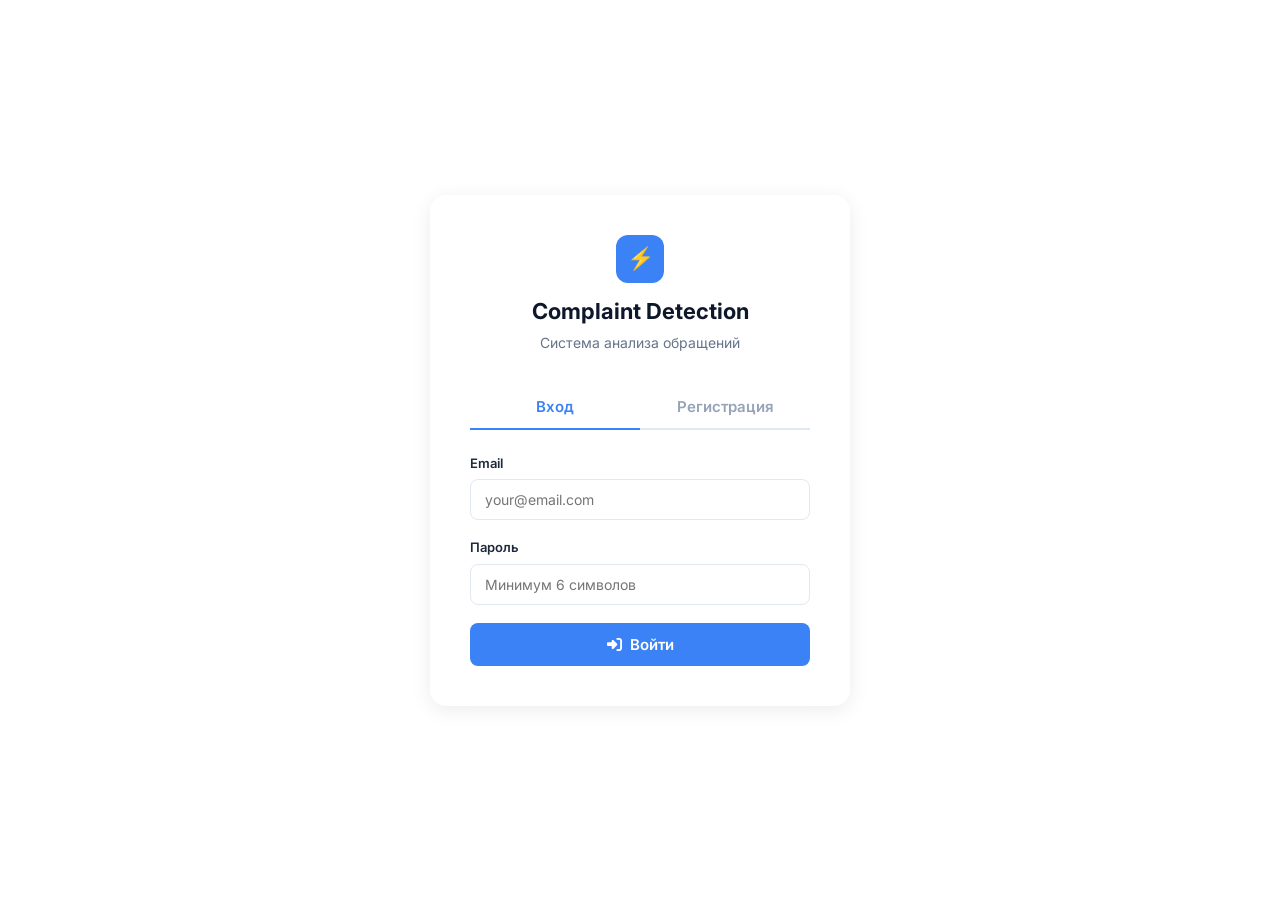
<file: frontend/bots.html>
<!DOCTYPE html>
<html lang="ru">
<head>
  <meta charset="UTF-8">
  <meta name="viewport" content="width=device-width, initial-scale=1.0">
  <title>Боты — Complaint Detection</title>
  <link rel="preconnect" href="https://fonts.googleapis.com">
  <link href="https://fonts.googleapis.com/css2?family=Inter:wght@400;500;600;700&display=swap" rel="stylesheet">
  <link rel="stylesheet" href="https://cdnjs.cloudflare.com/ajax/libs/font-awesome/6.5.0/css/all.min.css">
  <link rel="stylesheet" href="css/style.css">
</head>
<body>
  <aside class="sidebar" id="sidebar">
    <div class="sidebar-brand">
      <span class="logo-icon">⚡</span>
      Complaint Detection
    </div>
    <nav class="sidebar-nav">
      <a href="index.html" class="nav-item"><i class="fas fa-th-large"></i> Дашборд</a>
      <a href="bots.html" class="nav-item active"><i class="fas fa-robot"></i> Боты</a>
      <a href="messages.html" class="nav-item"><i class="fas fa-envelope"></i> Сообщения</a>
      <a href="analytics.html" class="nav-item"><i class="fas fa-chart-line"></i> Аналитика</a>
      <a href="simulation.html" class="nav-item"><i class="fas fa-flask"></i> Симуляция</a>
      <a href="settings.html" class="nav-item"><i class="fas fa-cog"></i> Настройки</a>
    </nav>
    <div class="sidebar-footer">
      <a href="#" class="nav-item" onclick="logout(); return false;"><i class="fas fa-sign-out-alt"></i> Выйти</a>
    </div>
  </aside>

  <div class="main">
    <header class="header">
      <div class="header-left">
        <button class="mobile-toggle" onclick="document.getElementById('sidebar').classList.toggle('open')">
          <i class="fas fa-bars"></i>
        </button>
        <h1>Боты</h1>
      </div>
      <div class="header-right">
        <button class="btn btn-primary" onclick="showConnectBotModal()"><i class="fas fa-plus"></i> Подключить бота</button>
      </div>
    </header>

    <div class="content">
      <div class="info-block">
        <i class="fas fa-info-circle"></i>
        <p>После подключения бота нажмите <strong>Sync Messages</strong> чтобы получить и проанализировать все сообщения.</p>
      </div>

      <div class="bot-grid" id="botGrid">
        <div class="empty-state"><i class="fas fa-robot"></i><p>Загрузка ботов...</p></div>
      </div>
    </div>
  </div>

  <div class="modal-overlay" id="connectBotModal" style="display:none;">
    <div class="modal">
      <div class="modal-header">
        <h2>Подключить Telegram-бота</h2>
        <button class="modal-close" onclick="hideConnectBotModal()">&times;</button>
      </div>
      <div class="modal-body">
        <p style="color:var(--text-secondary);font-size:14px;margin-bottom:20px;">
          Введите токен бота, полученный через <strong>@BotFather</strong>.
        </p>
        <div class="form-group">
          <label>Bot Token *</label>
          <input type="text" id="botToken" placeholder="123456789:AAxxxxxxxxxxxxxxxxxxxxxxxxxxxxxxx">
        </div>
      </div>
      <div class="modal-footer">
        <button class="btn btn-outline" onclick="hideConnectBotModal()">Отмена</button>
        <button class="btn btn-primary" onclick="connectBot()"><i class="fas fa-plus"></i> Подключить</button>
      </div>
    </div>
  </div>

  <div class="modal-overlay" id="deleteBotModal" style="display:none;">
    <div class="modal" style="max-width:400px;">
      <div class="modal-header">
        <h2>Удалить бота</h2>
        <button class="modal-close" onclick="hideDeleteBotModal()">&times;</button>
      </div>
      <div class="modal-body">
        <p style="color:var(--text-secondary);font-size:14px;">
          Вы уверены? Бот и все связанные с ним сообщения будут удалены.
        </p>
      </div>
      <div class="modal-footer">
        <button class="btn btn-outline" onclick="hideDeleteBotModal()">Отмена</button>
        <button class="btn btn-danger" onclick="confirmDeleteBot()"><i class="fas fa-trash"></i> Удалить</button>
      </div>
    </div>
  </div>

  <script src="js/app.js"></script>
  <script src="js/bots.js"></script>
  <script>checkAuth();</script>
</body>
</html>
</file>
<file: frontend/css/style.css>
/* ═══════════════════════════════════════════════
   Complaint Detection — Modern SaaS Dashboard CSS
   ═══════════════════════════════════════════════ */

:root {
  --sidebar-bg: #0f172a;
  --sidebar-width: 260px;
  --bg: #f8fafc;
  --primary: #3b82f6;
  --primary-hover: #2563eb;
  --success: #22c55e;
  --danger: #ef4444;
  --warning: #f59e0b;
  --text: #1e293b;
  --text-secondary: #64748b;
  --text-light: #94a3b8;
  --card-bg: #ffffff;
  --border: #e2e8f0;
  --shadow: 0 1px 3px rgba(0, 0, 0, 0.06), 0 1px 2px rgba(0, 0, 0, 0.04);
  --shadow-lg: 0 10px 15px -3px rgba(0, 0, 0, 0.08), 0 4px 6px -2px rgba(0, 0, 0, 0.04);
  --radius: 12px;
  --radius-sm: 8px;
  --transition: 0.2s ease;
  --font: 'Inter', -apple-system, BlinkMacSystemFont, 'Segoe UI', Roboto, sans-serif;
}

* {
  margin: 0;
  padding: 0;
  box-sizing: border-box;
}

body {
  font-family: var(--font);
  background: var(--bg);
  color: var(--text);
  display: flex;
  min-height: 100vh;
  line-height: 1.5;
  -webkit-font-smoothing: antialiased;
}

/* ═══ Sidebar ═══ */
.sidebar {
  position: fixed;
  top: 0;
  left: 0;
  bottom: 0;
  width: var(--sidebar-width);
  background: var(--sidebar-bg);
  color: #fff;
  display: flex;
  flex-direction: column;
  z-index: 100;
  transition: transform var(--transition);
}

.sidebar-brand {
  padding: 24px 20px;
  font-size: 20px;
  font-weight: 700;
  display: flex;
  align-items: center;
  gap: 10px;
  border-bottom: 1px solid rgba(255, 255, 255, 0.06);
}

.sidebar-brand .logo-icon {
  width: 32px;
  height: 32px;
  background: var(--primary);
  border-radius: 8px;
  display: flex;
  align-items: center;
  justify-content: center;
  font-size: 16px;
}

.sidebar-nav {
  flex: 1;
  padding: 12px 0;
  overflow-y: auto;
}

.nav-item {
  display: flex;
  align-items: center;
  gap: 12px;
  padding: 12px 20px;
  color: rgba(255, 255, 255, 0.6);
  text-decoration: none;
  font-size: 14px;
  font-weight: 500;
  transition: all var(--transition);
  border-left: 3px solid transparent;
  cursor: pointer;
}

.nav-item:hover {
  color: #fff;
  background: rgba(255, 255, 255, 0.05);
}

.nav-item.active {
  color: #fff;
  background: rgba(59, 130, 246, 0.15);
  border-left-color: var(--primary);
}

.nav-item i {
  width: 20px;
  text-align: center;
  font-size: 16px;
}

.sidebar-footer {
  padding: 16px 20px;
  border-top: 1px solid rgba(255, 255, 255, 0.06);
}

.sidebar-footer .nav-item {
  color: rgba(255, 255, 255, 0.5);
}

/* ═══ Main Content ═══ */
.main {
  margin-left: var(--sidebar-width);
  flex: 1;
  min-height: 100vh;
  display: flex;
  flex-direction: column;
}

.header {
  background: var(--card-bg);
  border-bottom: 1px solid var(--border);
  padding: 16px 32px;
  display: flex;
  align-items: center;
  justify-content: space-between;
  position: sticky;
  top: 0;
  z-index: 50;
}

.header-left {
  display: flex;
  align-items: center;
  gap: 16px;
}

.header-left h1 {
  font-size: 20px;
  font-weight: 600;
}

.mobile-toggle {
  display: none;
  background: none;
  border: none;
  font-size: 20px;
  color: var(--text);
  cursor: pointer;
  padding: 4px;
}

.header-right {
  display: flex;
  align-items: center;
  gap: 16px;
}

.badge-status {
  display: flex;
  align-items: center;
  gap: 6px;
  font-size: 13px;
  color: var(--text-secondary);
}

.badge-dot {
  width: 8px;
  height: 8px;
  border-radius: 50%;
  background: var(--success);
}

.content {
  padding: 28px 32px;
  flex: 1;
}

/* ═══ Cards ═══ */
.card {
  background: var(--card-bg);
  border-radius: var(--radius);
  box-shadow: var(--shadow);
  border: 1px solid var(--border);
  transition: box-shadow var(--transition), transform var(--transition);
}

.card:hover {
  box-shadow: var(--shadow-lg);
}

.card-header {
  padding: 20px 24px 0;
  display: flex;
  align-items: center;
  justify-content: space-between;
}

.card-header h3 {
  font-size: 16px;
  font-weight: 600;
}

.card-body {
  padding: 20px 24px;
}

.card-body:first-child {
  padding-top: 24px;
}

/* ═══ Stats Grid ═══ */
.stats-grid {
  display: grid;
  grid-template-columns: repeat(auto-fit, minmax(220px, 1fr));
  gap: 20px;
  margin-bottom: 28px;
}

.stat-card {
  background: var(--card-bg);
  border-radius: var(--radius);
  padding: 24px;
  box-shadow: var(--shadow);
  border: 1px solid var(--border);
  transition: all var(--transition);
}

.stat-card:hover {
  box-shadow: var(--shadow-lg);
  transform: translateY(-2px);
}

.stat-card .stat-icon {
  width: 44px;
  height: 44px;
  border-radius: 10px;
  display: flex;
  align-items: center;
  justify-content: center;
  font-size: 18px;
  margin-bottom: 16px;
}

.stat-card .stat-label {
  font-size: 13px;
  color: var(--text-secondary);
  font-weight: 500;
  margin-bottom: 6px;
}

.stat-card .stat-value {
  font-size: 28px;
  font-weight: 700;
  color: var(--text);
  line-height: 1.2;
}

.stat-card .stat-change {
  font-size: 12px;
  font-weight: 500;
  margin-top: 4px;
}

.icon-blue { background: rgba(59, 130, 246, 0.1); color: var(--primary); }
.icon-green { background: rgba(34, 197, 94, 0.1); color: var(--success); }
.icon-red { background: rgba(239, 68, 68, 0.1); color: var(--danger); }
.icon-yellow { background: rgba(245, 158, 11, 0.1); color: var(--warning); }

/* ═══ Charts Grid ═══ */
.charts-grid {
  display: grid;
  grid-template-columns: 1fr 1fr;
  gap: 20px;
  margin-bottom: 28px;
}

.chart-card {
  background: var(--card-bg);
  border-radius: var(--radius);
  padding: 24px;
  box-shadow: var(--shadow);
  border: 1px solid var(--border);
}

.chart-card h3 {
  font-size: 15px;
  font-weight: 600;
  margin-bottom: 16px;
}

.chart-card canvas {
  max-height: 260px;
  max-width: 100%;
}

/* ═══ Table ═══ */
.table-container {
  background: var(--card-bg);
  border-radius: var(--radius);
  box-shadow: var(--shadow);
  border: 1px solid var(--border);
  overflow: hidden;
}

.table-header {
  padding: 20px 24px;
  display: flex;
  align-items: center;
  justify-content: space-between;
  border-bottom: 1px solid var(--border);
  flex-wrap: wrap;
  gap: 12px;
}

.table-header h3 {
  font-size: 16px;
  font-weight: 600;
}

.table-filters {
  display: flex;
  gap: 10px;
  align-items: center;
  flex-wrap: wrap;
}

.table-filters input,
.table-filters select {
  padding: 8px 12px;
  border: 1px solid var(--border);
  border-radius: var(--radius-sm);
  font-size: 13px;
  font-family: inherit;
  background: #fff;
  color: var(--text);
  outline: none;
  transition: border-color var(--transition);
}

.table-filters input:focus,
.table-filters select:focus {
  border-color: var(--primary);
}

table {
  width: 100%;
  border-collapse: collapse;
}

thead th {
  text-align: left;
  padding: 12px 24px;
  font-size: 12px;
  font-weight: 600;
  text-transform: uppercase;
  letter-spacing: 0.05em;
  color: var(--text-secondary);
  background: #f8fafc;
  border-bottom: 1px solid var(--border);
}

tbody td {
  padding: 14px 24px;
  font-size: 14px;
  border-bottom: 1px solid var(--border);
}

tbody tr:last-child td {
  border-bottom: none;
}

tbody tr:hover {
  background: #f8fafc;
}

/* ═══ Tags / Badges ═══ */
.tag {
  display: inline-flex;
  align-items: center;
  padding: 3px 10px;
  border-radius: 20px;
  font-size: 12px;
  font-weight: 600;
  line-height: 1.4;
}

.tag-positive { background: rgba(34, 197, 94, 0.1); color: #16a34a; }
.tag-negative { background: rgba(239, 68, 68, 0.1); color: #dc2626; }
.tag-neutral { background: rgba(100, 116, 139, 0.1); color: #475569; }

.tag-high { background: rgba(239, 68, 68, 0.1); color: #dc2626; }
.tag-medium { background: rgba(245, 158, 11, 0.1); color: #d97706; }
.tag-low { background: rgba(34, 197, 94, 0.1); color: #16a34a; }

.tag-complaint { background: rgba(239, 68, 68, 0.1); color: #dc2626; }

.tag-status {
  display: inline-flex;
  align-items: center;
  gap: 6px;
  padding: 4px 12px;
  border-radius: 20px;
  font-size: 12px;
  font-weight: 600;
}

.tag-status .dot {
  width: 6px;
  height: 6px;
  border-radius: 50%;
}

.tag-status.connected { background: rgba(34, 197, 94, 0.1); color: #16a34a; }
.tag-status.connected .dot { background: #22c55e; }

/* ═══ Buttons ═══ */
.btn {
  display: inline-flex;
  align-items: center;
  gap: 8px;
  padding: 10px 20px;
  border: none;
  border-radius: var(--radius-sm);
  font-size: 14px;
  font-weight: 600;
  font-family: inherit;
  cursor: pointer;
  transition: all var(--transition);
  text-decoration: none;
}

.btn-primary {
  background: var(--primary);
  color: #fff;
}

.btn-primary:hover {
  background: var(--primary-hover);
  transform: translateY(-1px);
  box-shadow: 0 4px 12px rgba(59, 130, 246, 0.35);
}

.btn-success {
  background: var(--success);
  color: #fff;
}

.btn-success:hover {
  background: #16a34a;
  transform: translateY(-1px);
  box-shadow: 0 4px 12px rgba(34, 197, 94, 0.35);
}

.btn-danger {
  background: var(--danger);
  color: #fff;
}

.btn-danger:hover {
  background: #dc2626;
  transform: translateY(-1px);
}

.btn-outline {
  background: transparent;
  color: var(--text);
  border: 1px solid var(--border);
}

.btn-outline:hover {
  border-color: var(--primary);
  color: var(--primary);
}

.btn-sm {
  padding: 6px 14px;
  font-size: 12px;
}

.btn:disabled {
  opacity: 0.5;
  cursor: not-allowed;
  transform: none !important;
}

/* ═══ Forms ═══ */
.form-group {
  margin-bottom: 20px;
}

.form-group label {
  display: block;
  font-size: 13px;
  font-weight: 600;
  color: var(--text);
  margin-bottom: 6px;
}

.form-group input,
.form-group textarea,
.form-group select {
  width: 100%;
  padding: 10px 14px;
  border: 1px solid var(--border);
  border-radius: var(--radius-sm);
  font-size: 14px;
  font-family: inherit;
  background: #fff;
  color: var(--text);
  outline: none;
  transition: border-color var(--transition);
}

.form-group input:focus,
.form-group textarea:focus,
.form-group select:focus {
  border-color: var(--primary);
  box-shadow: 0 0 0 3px rgba(59, 130, 246, 0.1);
}

.form-group textarea {
  resize: vertical;
  min-height: 100px;
}

/* ═══ Analysis Result ═══ */
.analysis-result {
  background: var(--card-bg);
  border-radius: var(--radius);
  padding: 24px;
  box-shadow: var(--shadow);
  border: 1px solid var(--border);
  margin-top: 20px;
  animation: fadeInUp 0.3s ease;
}

.analysis-result h3 {
  font-size: 16px;
  margin-bottom: 16px;
  display: flex;
  align-items: center;
  gap: 8px;
}

.result-grid {
  display: grid;
  grid-template-columns: repeat(auto-fit, minmax(180px, 1fr));
  gap: 12px;
}

.result-item {
  padding: 12px 16px;
  background: var(--bg);
  border-radius: var(--radius-sm);
}

.result-item .label {
  font-size: 11px;
  text-transform: uppercase;
  letter-spacing: 0.05em;
  color: var(--text-secondary);
  font-weight: 600;
  margin-bottom: 4px;
}

.result-item .value {
  font-size: 15px;
  font-weight: 600;
  color: var(--text);
}

/* ═══ Spinner ═══ */
.spinner {
  display: inline-block;
  width: 18px;
  height: 18px;
  border: 2px solid rgba(255, 255, 255, 0.3);
  border-top-color: #fff;
  border-radius: 50%;
  animation: spin 0.6s linear infinite;
}

.spinner-dark {
  border-color: rgba(0, 0, 0, 0.1);
  border-top-color: var(--primary);
}

/* ═══ Utilities ═══ */
.empty-state {
  text-align: center;
  padding: 48px 24px;
  color: var(--text-secondary);
}

.empty-state i {
  font-size: 48px;
  margin-bottom: 16px;
  opacity: 0.3;
}

.empty-state p {
  font-size: 15px;
}

/* ═══ Progress Bar ═══ */
.progress-bar {
  height: 8px;
  background: #f1f5f9;
  border-radius: 10px;
  overflow: hidden;
  margin-top: 4px;
}

.progress-bar .fill {
  height: 100%;
  border-radius: 10px;
  transition: width 0.6s ease;
}

/* ═══ Bot Card ═══ */
.bot-grid {
  display: grid;
  grid-template-columns: repeat(auto-fill, minmax(300px, 1fr));
  gap: 20px;
}

.bot-card {
  background: var(--card-bg);
  border-radius: var(--radius);
  padding: 24px;
  box-shadow: var(--shadow);
  border: 1px solid var(--border);
  transition: all var(--transition);
}

.bot-card:hover {
  box-shadow: var(--shadow-lg);
  transform: translateY(-2px);
}

.bot-card .bot-header {
  display: flex;
  align-items: center;
  gap: 14px;
  margin-bottom: 16px;
}

.bot-card .bot-avatar {
  width: 48px;
  height: 48px;
  border-radius: 12px;
  background: rgba(59, 130, 246, 0.1);
  color: var(--primary);
  display: flex;
  align-items: center;
  justify-content: center;
  font-size: 20px;
}

.bot-card .bot-name {
  font-weight: 600;
  font-size: 15px;
}

.bot-card .bot-username {
  font-size: 13px;
  color: var(--text-secondary);
}

.bot-card .bot-stats {
  display: flex;
  gap: 20px;
  margin-bottom: 16px;
}

.bot-card .bot-stat {
  font-size: 13px;
  color: var(--text-secondary);
}

.bot-card .bot-stat strong {
  color: var(--text);
  display: block;
  font-size: 18px;
  font-weight: 700;
}

.bot-card .bot-actions {
  display: flex;
  gap: 10px;
}

/* ═══ Modal ═══ */
.modal-overlay {
  position: fixed;
  top: 0;
  left: 0;
  right: 0;
  bottom: 0;
  background: rgba(0, 0, 0, 0.5);
  display: flex;
  align-items: center;
  justify-content: center;
  z-index: 200;
  animation: fadeIn 0.2s ease;
  backdrop-filter: blur(2px);
}

.modal {
  background: var(--card-bg);
  border-radius: var(--radius);
  width: 90%;
  max-width: 480px;
  box-shadow: 0 20px 60px rgba(0, 0, 0, 0.15);
  animation: scaleIn 0.2s ease;
}

.modal-header {
  padding: 24px 24px 0;
  display: flex;
  align-items: center;
  justify-content: space-between;
}

.modal-header h2 {
  font-size: 18px;
  font-weight: 600;
}

.modal-close {
  background: none;
  border: none;
  font-size: 20px;
  color: var(--text-secondary);
  cursor: pointer;
  padding: 4px;
  line-height: 1;
}

.modal-body {
  padding: 24px;
}

.modal-footer {
  padding: 0 24px 24px;
  display: flex;
  gap: 10px;
  justify-content: flex-end;
}

/* ═══ Notification ═══ */
.notification {
  position: fixed;
  top: 20px;
  right: 20px;
  z-index: 300;
  padding: 14px 20px;
  border-radius: var(--radius-sm);
  font-size: 14px;
  font-weight: 500;
  box-shadow: var(--shadow-lg);
  animation: slideIn 0.3s ease;
  display: flex;
  align-items: center;
  gap: 10px;
  max-width: 400px;
}

.notification.success { background: #16a34a; color: #fff; }
.notification.error { background: #dc2626; color: #fff; }
.notification.info { background: var(--primary); color: #fff; }

/* ═══ Category item ═══ */
.category-item {
  margin-bottom: 12px;
}

.category-item .cat-header {
  display: flex;
  justify-content: space-between;
  font-size: 13px;
  font-weight: 500;
  margin-bottom: 4px;
}

.category-item .cat-header span:last-child {
  color: var(--text-secondary);
}

/* ═══ Animations ═══ */
@keyframes spin {
  to { transform: rotate(360deg); }
}

@keyframes fadeIn {
  from { opacity: 0; }
  to { opacity: 1; }
}

@keyframes fadeInUp {
  from { opacity: 0; transform: translateY(12px); }
  to { opacity: 1; transform: translateY(0); }
}

@keyframes scaleIn {
  from { opacity: 0; transform: scale(0.95); }
  to { opacity: 1; transform: scale(1); }
}

@keyframes slideIn {
  from { opacity: 0; transform: translateX(20px); }
  to { opacity: 1; transform: translateX(0); }
}

/* ═══ Scrollbar ═══ */
::-webkit-scrollbar { width: 6px; }
::-webkit-scrollbar-track { background: transparent; }
::-webkit-scrollbar-thumb { background: #cbd5e1; border-radius: 3px; }
::-webkit-scrollbar-thumb:hover { background: #94a3b8; }

/* ═══ Info Block ═══ */
.info-block {
  background: rgba(59, 130, 246, 0.05);
  border: 1px solid rgba(59, 130, 246, 0.15);
  border-radius: var(--radius-sm);
  padding: 16px 20px;
  display: flex;
  align-items: flex-start;
  gap: 12px;
  margin-bottom: 24px;
}

.info-block i {
  color: var(--primary);
  font-size: 18px;
  margin-top: 2px;
}

.info-block p {
  font-size: 14px;
  color: var(--text-secondary);
  line-height: 1.6;
}

/* ═══ Dark Theme ═══ */
[data-theme="dark"] {
  --sidebar-bg: #0b1120;
  --bg: #0f172a;
  --primary: #60a5fa;
  --primary-hover: #3b82f6;
  --text: #e2e8f0;
  --text-secondary: #94a3b8;
  --text-light: #64748b;
  --card-bg: #1e293b;
  --border: #334155;
  --shadow: 0 1px 3px rgba(0, 0, 0, 0.3), 0 1px 2px rgba(0, 0, 0, 0.2);
  --shadow-lg: 0 10px 15px -3px rgba(0, 0, 0, 0.4), 0 4px 6px -2px rgba(0, 0, 0, 0.2);
  --ai-bg: rgba(96, 165, 250, 0.08);
  --ai-border: rgba(96, 165, 250, 0.2);
  --tag-bg: rgba(148, 163, 184, 0.12);
}

[data-theme="dark"] .tag-positive { background: rgba(34, 197, 94, 0.15); color: #4ade80; }
[data-theme="dark"] .tag-negative { background: rgba(239, 68, 68, 0.15); color: #f87171; }
[data-theme="dark"] .tag-neutral { background: rgba(148, 163, 184, 0.15); color: #cbd5e1; }
[data-theme="dark"] .tag-high { background: rgba(239, 68, 68, 0.15); color: #f87171; }
[data-theme="dark"] .tag-medium { background: rgba(245, 158, 11, 0.15); color: #fbbf24; }
[data-theme="dark"] .tag-low { background: rgba(34, 197, 94, 0.15); color: #4ade80; }
[data-theme="dark"] .tag-complaint { background: rgba(239, 68, 68, 0.2); color: #f87171; }
[data-theme="dark"] tbody td { color: var(--text); }
[data-theme="dark"] thead th { background: #1a2536; color: var(--text-secondary); }
[data-theme="dark"] .table-filters input,
[data-theme="dark"] .table-filters select { background: #1e293b; color: var(--text); border-color: var(--border); }
[data-theme="dark"] tbody tr:hover { background: #1a2536; }

/* ═══ Theme Toggle ═══ */
.theme-toggle {
  background: none;
  border: 1px solid var(--border);
  border-radius: var(--radius-sm);
  width: 36px;
  height: 36px;
  display: flex;
  align-items: center;
  justify-content: center;
  cursor: pointer;
  color: var(--text-secondary);
  font-size: 16px;
  transition: all var(--transition);
}

.theme-toggle:hover {
  border-color: var(--primary);
  color: var(--primary);
}

/* ═══ Message Cards (Replaces Table on Messages Page) ═══ */
.messages-grid {
  display: grid;
  grid-template-columns: 1fr;
  gap: 20px;
  padding: 4px 0;
}

.message-card {
  background: var(--card-bg);
  border-radius: 16px;
  box-shadow: var(--shadow);
  border: 1px solid var(--border);
  padding: 24px;
  transition: all 0.25s ease;
  animation: fadeInUp 0.3s ease;
  display: flex;
  flex-direction: column;
  gap: 16px;
}

.message-card:hover {
  box-shadow: var(--shadow-lg);
  transform: translateY(-2px);
  border-color: var(--primary);
}

/* Card Top Row */
.card-top {
  display: flex;
  align-items: center;
  gap: 12px;
  flex-wrap: wrap;
}

.card-top .user-name {
  font-weight: 600;
  font-size: 15px;
  color: var(--text);
  display: flex;
  align-items: center;
  gap: 6px;
}

.card-top .user-name .username-muted {
  font-weight: 400;
  font-size: 13px;
  color: var(--text-secondary);
}

.card-top .date {
  font-size: 13px;
  color: var(--text-secondary);
  margin-left: auto;
}

.card-top .badges {
  display: flex;
  gap: 6px;
  flex-wrap: wrap;
}

/* Card Message Body */
.card-message {
  font-size: 15px;
  line-height: 1.7;
  color: var(--text);
  white-space: pre-wrap;
  word-break: break-word;
  overflow-wrap: break-word;
  padding: 4px 0;
}

/* AI Summary Card */
.ai-summary {
  background: var(--ai-bg, rgba(59, 130, 246, 0.05));
  border: 1px solid var(--ai-border, rgba(59, 130, 246, 0.15));
  border-radius: 12px;
  padding: 14px 16px;
  display: flex;
  flex-direction: column;
  gap: 8px;
}

.ai-summary .ai-header {
  display: flex;
  align-items: center;
  gap: 8px;
  font-weight: 600;
  font-size: 14px;
  color: var(--primary);
}

.ai-summary .ai-header .ai-icon {
  font-size: 16px;
}

.ai-summary .ai-text {
  font-size: 14px;
  line-height: 1.6;
  color: var(--text-secondary);
  white-space: pre-wrap;
  word-break: break-word;
}

/* Card Bottom Row */
.card-bottom {
  display: flex;
  align-items: center;
  gap: 10px;
  flex-wrap: wrap;
  padding-top: 4px;
  border-top: 1px solid var(--border);
}

.card-bottom .meta-item {
  display: inline-flex;
  align-items: center;
  gap: 5px;
  font-size: 13px;
  color: var(--text-secondary);
  padding: 4px 10px;
  background: var(--tag-bg, rgba(100, 116, 139, 0.08));
  border-radius: 20px;
}

.card-bottom .meta-item i {
  font-size: 12px;
  opacity: 0.7;
}

/* Card Empty State */
.messages-empty {
  text-align: center;
  padding: 60px 24px;
  color: var(--text-secondary);
}

.messages-empty i {
  font-size: 56px;
  opacity: 0.2;
  margin-bottom: 16px;
  display: block;
}

.messages-empty p {
  font-size: 15px;
}

/* ═══ Responsive ═══ */
@media (max-width: 1024px) {
  .charts-grid {
    grid-template-columns: 1fr;
  }
}

@media (max-width: 768px) {
  .sidebar {
    transform: translateX(-100%);
  }

  .sidebar.open {
    transform: translateX(0);
  }

  .main {
    margin-left: 0;
  }

  .mobile-toggle {
    display: block;
  }

  .content {
    padding: 20px 16px;
  }

  .header {
    padding: 12px 16px;
  }

  .stats-grid {
    grid-template-columns: repeat(auto-fit, minmax(160px, 1fr));
    gap: 12px;
  }

  .stat-card {
    padding: 16px;
  }

  .stat-card .stat-value {
    font-size: 22px;
  }

  table {
    font-size: 13px;
  }

  thead th,
  tbody td {
    padding: 10px 16px;
  }

  .table-filters {
    width: 100%;
  }

  .table-filters input,
  .table-filters select {
    flex: 1;
    min-width: 120px;
  }

  .message-card {
    padding: 16px;
    border-radius: 12px;
  }

  .card-top {
    gap: 8px;
  }

  .card-top .date {
    margin-left: 0;
    width: 100%;
    order: 3;
  }

  .card-message {
    font-size: 14px;
    line-height: 1.6;
  }

  .ai-summary {
    padding: 12px;
  }

  .card-bottom .meta-item {
    font-size: 12px;
    padding: 3px 8px;
  }
}
</file>
